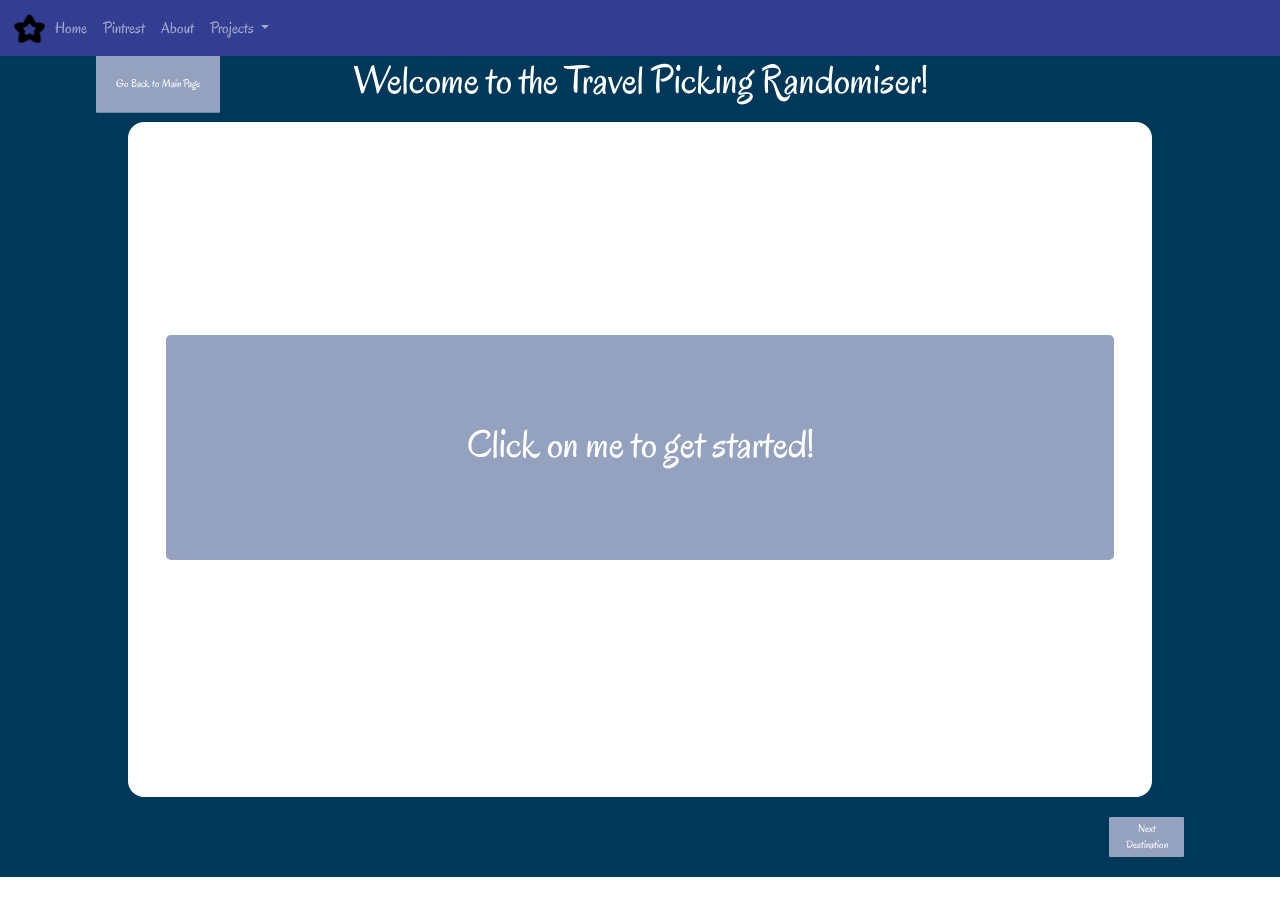
<file: project destination/index.html>
<!DOCTYPE html>
<html lang="en">
<head>
    <meta charset="UTF-8">
    <meta name="viewport" content="width=device-width, initial-scale=1.0">
    <title>Location Randomiser!</title>
    <link rel="stylesheet" href="style.css">
    <link rel="preconnect" href="https://fonts.googleapis.com">
    <link rel="preconnect" href="https://fonts.gstatic.com" crossorigin>
    <link href="https://cdn.jsdelivr.net/npm/bootstrap@5.3.8/dist/css/bootstrap.min.css" rel="stylesheet" integrity="sha384-sRIl4kxILFvY47J16cr9ZwB07vP4J8+LH7qKQnuqkuIAvNWLzeN8tE5YBujZqJLB" crossorigin="anonymous">
    <script src="https://cdn.jsdelivr.net/npm/bootstrap@5.3.8/dist/js/bootstrap.bundle.min.js" integrity="sha384-FKyoEForCGlyvwx9Hj09JcYn3nv7wiPVlz7YYwJrWVcXK/BmnVDxM+D2scQbITxI" crossorigin="anonymous"></script>
    <link href="https://fonts.googleapis.com/css2?family=Oregano:ital@0;1&display=swap" rel="stylesheet">
</head>
<body>
     <!-- nav bar -->
      <nav class="navbar navbar-expand-lg sticky-top" style="background-color: #333d91;" data-bs-theme="dark">
        <div class="container-fluid">
          <a class="" href="#"><img src="../star.png" alt="" height="35"></a>
          <button class="navbar-toggler" type="button" data-bs-toggle="collapse" data-bs-target="#navbarNavDropdown" aria-controls="navbarNavDropdown" aria-expanded="false" aria-label="Toggle navigation">
            <span class="navbar-toggler-icon"></span>
          </button>
          <div class="collapse navbar-collapse" id="navbarNavDropdown">
            <ul class="navbar-nav">
              <li class="nav-item">
                <a class="nav-link " aria-current="page" href="../index.html">Home</a>
              </li>
              <li class="nav-item">
                <a class="nav-link " href="../pintrest.html">Pintrest</a>
              </li>
              <li class="nav-item">
                <a class="nav-link" href="../about.html">About</a>
              </li>
              <li class="nav-item dropdown">
                <a class="nav-link dropdown-toggle" href="#" role="button" data-bs-toggle="dropdown" aria-expanded="false">
                  Projects
                </a>
                <ul class="dropdown-menu">
                  <li><a class="dropdown-item" href="#">Action</a></li>
                  <li><a class="dropdown-item" href="#">Another action</a></li>
                  <li><a class="dropdown-item" href="#">Something else here</a></li>
                  <li><a class="dropdown-item active" href="project destination/index.html" target="_blank">dest Randomiser</a></li>
                  <li><a class="dropdown-item" href="../project wyb/index.html" target="_blank">who's your bias</a></li>
                  <li><a class="dropdown-item" href="../project game/index.html" target="_blank">game</a></li>
                </ul>
              </li>
            </ul>
          </div>
        </div>
      </nav>

    <div id="main-container">
        <div id = "main-header">
            <div id="return-button">
                Go Back to Main Page
            </div>
            <h1>Welcome to the Travel Picking Randomiser!</h1>
        </div>
        <div id="travel-card">
            <div id="intro-card">
                <h1>
                    Click on me to get started!
                </h1>
            </div>
            <div id="loading-card">
                <h1>Loading...</h1>
            </div>
            <div id="destination-card">
                <div id="destination-header">
                    <h1>You got: London!</h1>
                    <img id="header_img" src="assets/London.png">
                </div>
                <div id = "main-pic">
                    <img id = "pic" src = "assets/London_bg.png">
                </div>
                <p id="description-text">
                    London, the vibrant capital of England, is a bustling metropolis known for its rich history and diverse culture. 
                </p>
            </div>
        </div>
        <div id = "main-footer">
            <div id = "next-button">
                Next Destination
            </div>
        </div>
    </div>
    <script src="script.js"></script>
</div>
</body>
</html>
</file>
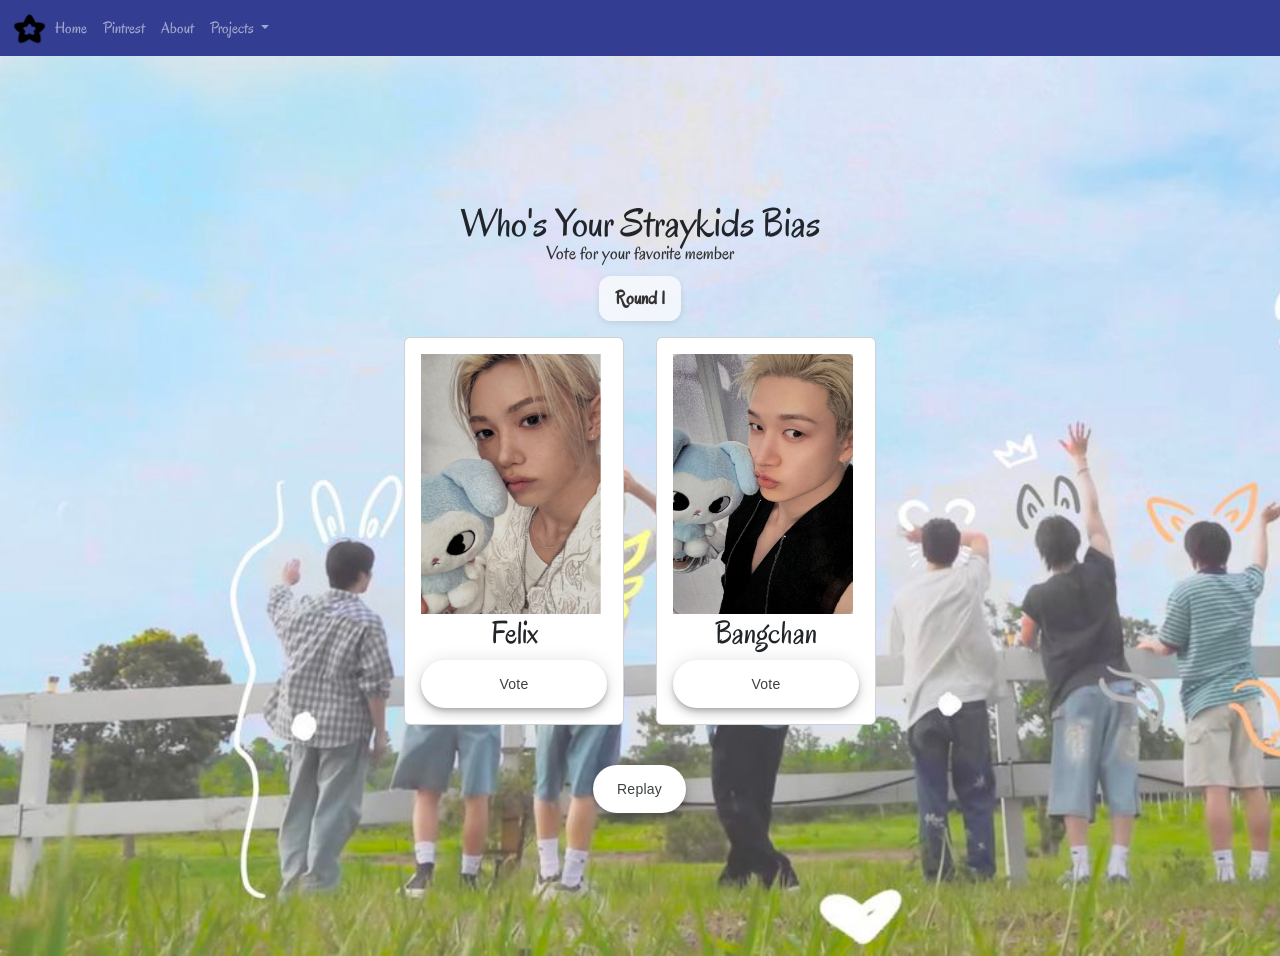
<file: project wyb/index.html>
<!DOCTYPE html>
<html lang="en">
<head>
  <meta charset="UTF-8" />
  <meta name="viewport" content="width=device-width, initial-scale=1" />
  <title>Who's your bias</title>
  <link rel="stylesheet" href="style.css" />
  <link rel="stylesheet" href="../project destination/style.css" />
  <link rel="preconnect" href="https://fonts.googleapis.com">
  <link rel="preconnect" href="https://fonts.gstatic.com" crossorigin>
  <link href="https://cdn.jsdelivr.net/npm/bootstrap@5.3.8/dist/css/bootstrap.min.css" rel="stylesheet" integrity="sha384-sRIl4kxILFvY47J16cr9ZwB07vP4J8+LH7qKQnuqkuIAvNWLzeN8tE5YBujZqJLB" crossorigin="anonymous">
  <script src="https://cdn.jsdelivr.net/npm/bootstrap@5.3.8/dist/js/bootstrap.bundle.min.js" integrity="sha384-FKyoEForCGlyvwx9Hj09JcYn3nv7wiPVlz7YYwJrWVcXK/BmnVDxM+D2scQbITxI" crossorigin="anonymous"></script>
  <link href="https://fonts.googleapis.com/css2?family=Oregano:ital@0;1&display=swap" rel="stylesheet">
</head>
<body>
  <nav class="navbar navbar-expand-lg sticky-top" style="background-color: #333d91;" data-bs-theme="dark">
    <div class="container-fluid">
      <a class="" href="#"><img src="../star.png" alt="" height="35"></a>
      <button class="navbar-toggler" type="button" data-bs-toggle="collapse" data-bs-target="#navbarNavDropdown" aria-controls="navbarNavDropdown" aria-expanded="false" aria-label="Toggle navigation">
        <span class="navbar-toggler-icon"></span>
      </button>
      <div class="collapse navbar-collapse" id="navbarNavDropdown">
        <ul class="navbar-nav">
          <li class="nav-item">
            <a class="nav-link " aria-current="page" href="../index.html">Home</a>
          </li>
          <li class="nav-item">
            <a class="nav-link " href="../pintrest.html">Pintrest</a>
          </li>
          <li class="nav-item">
            <a class="nav-link" href="../about.html">About</a>
          </li>
          <li class="nav-item dropdown">
            <a class="nav-link dropdown-toggle" href="#" role="button" data-bs-toggle="dropdown" aria-expanded="false">
              Projects
            </a>
            <ul class="dropdown-menu">
              <li><a class="dropdown-item" href="#">Action</a></li>
              <li><a class="dropdown-item" href="#">Another action</a></li>
              <li><a class="dropdown-item" href="#">Something else here</a></li>
              <li><a class="dropdown-item active" href="project wyb/index.html" target="_blank">who's your bias</a></li>
              <li><a class="dropdown-item" href="../project destination/" target="_blank">dest Randomiser</a></li>
              <li><a class="dropdown-item" href="../project game/index.html" target="_blank">game</a></li>
            </ul>
          </li>
        </ul>
      </div>
    </div>
  </nav>
  <div class="body">
    <h1>Who's Your Straykids Bias </h1>
    <p class="subtitle">Vote for your favorite member</p>
  
    <div id="game">
      <!-- Card 1 -->
      <div class="card">
        <img id="char1-img" src="assets/bin photocard.jpg" alt="Character 1" />
        <h2 id="char1-name">Changbin</h2> 
        <button class="button-17" id="vote1" role="button">Vote</button>

      </div>
  
      <!-- Card 2 -->
      <div class="card">
        <img id="char2-img" src="assets/sm photocard.jpg" alt="Character 2" />
        <h2 id="char2-name">Seungmin</h2>
        <button class="button-17" id="vote2" role="button">Vote</button>

      </div>
    </div>

  </div>

  <script src="script.js"></script>
</body>
</html>
</file>
<file: project destination/style.css>
/* 1. Main container styles */
body{
    background-color: #d2dbeb;
    font-family: "Oregano", cursive !important;
    font-weight: 400;
    font-style: normal;
}

#main-header{
    color: #fff !important;
}

#main-container {
    display: flex;
    flex-direction: column;
    width: 100vw;
    background-color: #00385a;
    align-items: center;
    justify-content: center;
}

/* 2. Travel card styles */
#travel-card {
    display: flex;
    flex-direction: column;
    align-items: center;
    justify-content: center;
    width: 80vw;
    min-height: 75vh;
    background: none;
    background: #fff;
    border-radius: 16px;
    padding:3%;
    margin-top: 10px;
}

#loading-card{
    width: 100%;
    padding: 2rem;
    border-radius: 16px;
    box-sizing: border-box;
    margin-bottom: 1.5rem;
    text-align: center;
    display:none;
}

/* 3. Intro card styles */
#intro-card {
    width: 100%;
    border-radius: 16px;
    box-sizing: border-box;
    margin-bottom: 1.5rem;
    text-align: center;
    display:flex;
    align-items: center;
    justify-content: center;
    background-color: #94a2bf;
    border-radius: 5px;
    height: 25vh;
    color: #fff;
}

/* 4. Destination card styles */
#destination-card {
    display: flex;
    flex-direction: column;
    align-items: center;
    justify-content: center;
    width: 100%;
    display: flex;
    gap: 3;
    height:100%;
    display:none;
}

/* 5. Destination header styles */
#destination-header {
    display: flex;
    flex-direction: row;
    align-items: center;
    justify-content: center;
    gap: 1rem;
    width: 100%;
    overflow: hidden;
    padding-bottom: 10px;
    height:10%;
    color: #000000;
}

#destination-header h1 {
    font-size: 1.5rem;
    margin: 0;
    line-height: 1;
    max-height: 100%;
    display: flex;
    align-items: center;
}

#destination-header img,
#destination-header .header_img {
    max-height: 90%;
    max-width: 60px;
    height: auto;
    width: auto;
    object-fit: contain;
    display: block;
}

/* 6. Description text styles */
#description-text {
    text-align: center;
    width: 100%;
    margin-top: 20px;
    font-size: 1.1rem;
}

#return-button {
    position: absolute;
    left: 7.5%;
    top: 50%;
    transform: translateY(-50%);
    text-align: center;
    font-size: 11px;
    padding: 20px;
    display: flex;
    justify-content: center;
    align-items: center;
    border-radius: 1px;
    background-color: #94a2bf;
    color: #fff;
    margin: 0;
}

#main-pic {
    width: 600px;
    height:300px;
    justify-content: center;
    align-items: center;
    margin-top: 20px;
    margin-bottom:20px;
}

#pic{
    width: 100%;
    height:100%;
    object-fit: contain;
}

#main-header {
    display: flex;
    flex-direction: row;
    justify-content: center; /* Center the h1 horizontally */
    align-items: center;
    position: relative;
    width: 100%;
}

#main-footer {
    display: flex;
    flex-direction: row;
    justify-content: right; /* Center the h1 horizontally */
    align-items: center;
    position: relative;
    width: 100%;
    padding-top:80px;
}

#next-button {
    position: absolute;
    right: 7.5%;
    top: 50%;
    transform: translateY(-50%);
    text-align: center;
    font-size: 11px;
    padding: 20px;
    height: 15px;
    width: 75px;
    display: flex;
    justify-content: center;
    align-items: center;
    border-radius: 1px;
    background-color: #94a2bf;
    color:#fff;
    margin:0
}

.dropdown-menu .dropdown-item.active{
    background-color:#00385a !important;
}
</file>
<file: project wyb/style.css>
.body { 
  font-family: "Oregano", cursive !important;
  text-align: center;
  background-image: url("../skz\ wallpaper.jpg");
  background-size: cover;
  margin: 0;
  display: flex;
  flex-direction: column;
  justify-content: center; 
  align-items: center;     
  min-height: 100vh;
}



/* CSS */
button.button-17 {
  align-items: center;
  appearance: none;
  background-color: #fff;
  border-radius: 24px;
  border-style: none;
  box-shadow: rgba(0, 0, 0, .2) 0 3px 5px -1px,rgba(0, 0, 0, .14) 0 6px 10px 0,rgba(0, 0, 0, .12) 0 1px 18px 0;
  box-sizing: border-box;
  color: #3c4043;
  cursor: pointer;
  display: inline-flex;
  fill: currentcolor;
  font-family: "Google Sans",Roboto,Arial,sans-serif;
  font-size: 14px;
  font-weight: 500;
  height: 48px;
  justify-content: center;
  letter-spacing: .25px;
  line-height: normal;
  max-width: 100%;
  overflow: visible;
  padding: 2px 24px;
  position: relative;
  text-align: center;
  text-transform: none;
  transition: box-shadow 280ms cubic-bezier(.4, 0, .2, 1),opacity 15ms linear 30ms,transform 270ms cubic-bezier(0, 0, .2, 1) 0ms;
  user-select: none;
  -webkit-user-select: none;
  touch-action: manipulation;
  width: auto;
  will-change: transform,opacity;
  z-index: 0;
}

.button-17:hover {
  background: #F6F9FE;
  color: #ffcd54;
}

.button-17:active {
  box-shadow: 0 4px 4px 0 rgb(60 64 67 / 30%), 0 8px 12px 6px rgb(60 64 67 / 15%);
  outline: none;
}

.button-17:focus {
  outline: none;
  border: 2px solid #4285f4;
}


.button-17:disabled {
  box-shadow: rgba(60, 64, 67, .3) 0 1px 3px 0, rgba(60, 64, 67, .15) 0 4px 8px 3px;
}



/* Generic subtitle text used in multiple places */
.subtitle {
  font-size: 1.2rem;
  color: #333;
  margin-top: -1rem;   /* pulls closer to heading */
  margin-bottom: 1.5rem;
  }

/* “Bubble” box for round/winner status */
.status-box {
  background: rgba(255, 255, 255, 0.7);
  border-radius: 12px;
  padding: 8px 16px;
  display: inline-block;
  margin-bottom: 1rem;
  font-weight: 600;
  box-shadow: 0 2px 6px rgba(0,0,0,0.1);
}

#game {
  display: flex;
  justify-content: center;
  gap: 2rem;
}

.card {
  background: #fff;
  padding: 1rem;
  border-radius: 12px;
  width: 220px;
}

.card img {
  width: 180px;
  height: 260px;
}

/* Utilities used by JS */
.hidden { display: none; }
.win { outline: 6px solid rgba(255,215,0,.7); box-shadow: 0 0 18px rgba(255,215,0,.7); }
.dim { opacity: .6; }

button.btn {
  background-color: rgb(252, 250, 250);
  color: #010101;
}
</file>
